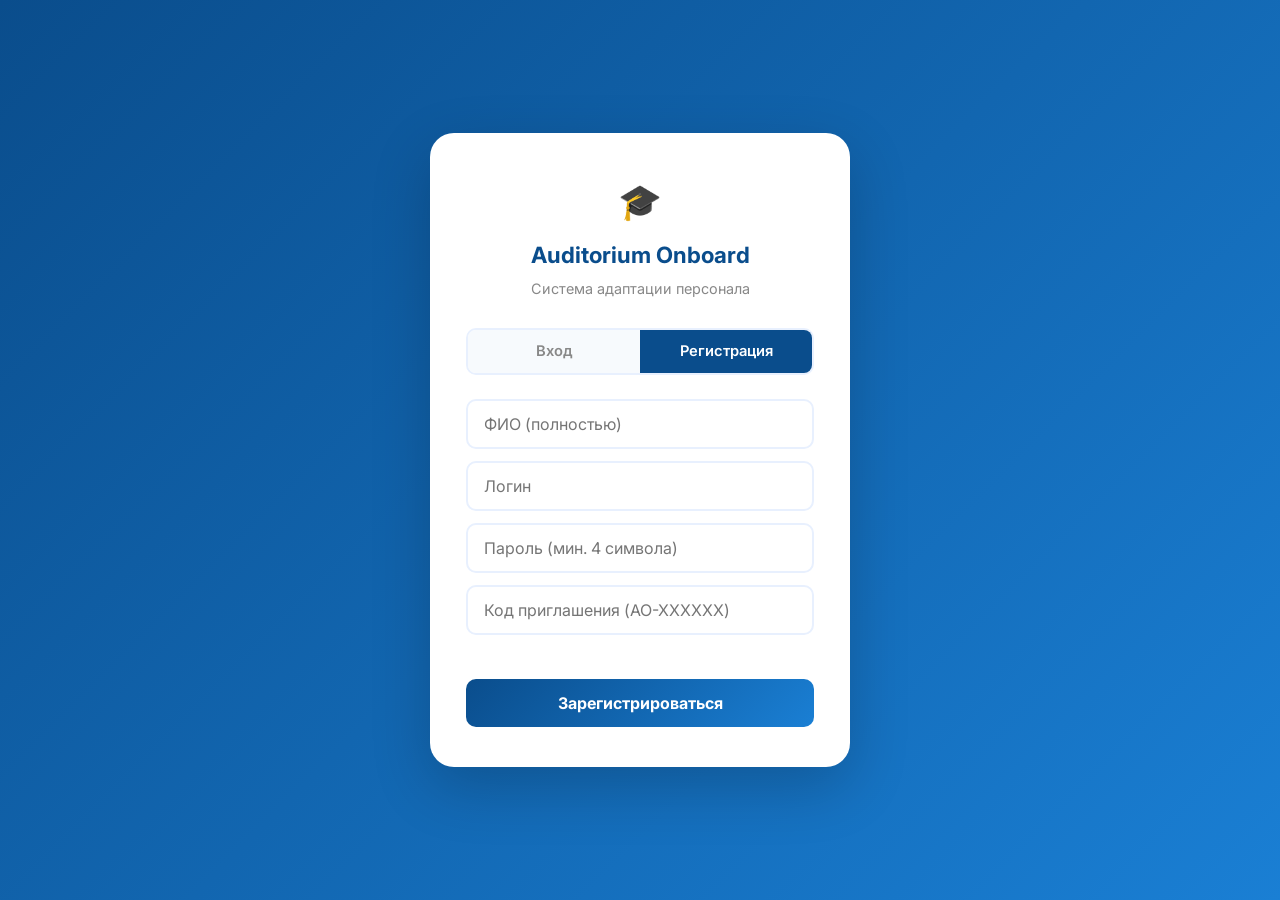
<file: index.html>
<!DOCTYPE html>
<html lang="ru">
<head>
  <meta charset="UTF-8">
  <meta name="viewport" content="width=device-width, initial-scale=1.0">
  <title>Auditorium Onboard</title>
  <link rel="icon" type="image/svg+xml" href="favicon.svg">
  <script>if(!localStorage.getItem('ao_session'))location.replace('login.html');</script>
  <link rel="stylesheet" href="style.css">
  <link rel="stylesheet" href="game.css?v=3">
  <style>
    .account-modal-overlay{display:none;position:fixed;inset:0;background:rgba(0,0,0,.45);z-index:200;align-items:center;justify-content:center}
    .account-modal-overlay.open{display:flex}
    .account-modal{background:#fff;border-radius:18px;padding:32px 28px;width:100%;max-width:400px;box-shadow:0 16px 48px rgba(0,0,0,.18)}
    .account-modal h3{color:#0a4d8c;font-size:1.2rem;margin:0 0 18px}
    .account-modal input,.account-modal select{width:100%;box-sizing:border-box;padding:11px 14px;border:2px solid #e8f0fe;border-radius:10px;font-size:.95rem;font-family:inherit;margin-bottom:10px;outline:none}
    .account-modal input:focus,.account-modal select:focus{border-color:#1a7fd4}
    .acc-btn{width:100%;padding:11px;border:none;border-radius:10px;font-size:.95rem;font-weight:700;cursor:pointer;margin-bottom:8px;transition:.15s}
    .acc-btn.primary{background:linear-gradient(135deg,#0a4d8c,#1a7fd4);color:#fff}
    .acc-btn.primary:hover{opacity:.9}
    .acc-btn.admin-link{background:#f0f7ff;color:#0a4d8c;border:2px solid #c7d7f0}
    .acc-btn.danger{background:#fff;color:#e74c3c;border:2px solid #e74c3c}
    .acc-btn.logout{background:#f5f5f5;color:#555}
    .acc-divider{border:none;border-top:1px solid #eee;margin:14px 0}
    .acc-msg{font-size:.85rem;color:#27ae60;text-align:center;min-height:18px;margin-bottom:4px}
    .hr-dashboard{background:#f0f7ff;border-radius:16px;padding:20px 24px;margin-bottom:24px}
    .hr-dashboard-header{display:flex;align-items:center;justify-content:space-between;margin-bottom:14px}
    .hr-dashboard-header h3{color:#0a4d8c;margin:0;font-size:1.05rem}
    .hr-refresh-btn{background:#e8f3ff;border:none;border-radius:10px;padding:6px 14px;font-size:.82rem;font-weight:700;color:#0a4d8c;cursor:pointer;transition:.15s;display:flex;align-items:center;gap:5px}
    .hr-refresh-btn:hover{background:#d0e8ff}
    .hr-refresh-btn.spinning span{display:inline-block;animation:spin .6s linear infinite}
    @keyframes spin{to{transform:rotate(360deg)}}
    .hr-last-updated{font-size:.75rem;color:#aaa;margin-top:6px;text-align:right}
    .hr-table{width:100%;border-collapse:collapse;font-size:.85rem}
    .hr-table th{background:#0a4d8c;color:#fff;padding:8px 10px;text-align:left;font-weight:600;white-space:nowrap}
    .hr-table td{padding:8px 10px;border-bottom:1px solid #dde8f5;vertical-align:middle}
    .hr-table tr:hover td{background:#e8f3ff}
    .hr-pbar{height:7px;background:#dde8f5;border-radius:4px;overflow:hidden;min-width:60px}
    .hr-pfill{height:100%;background:linear-gradient(90deg,#1a7fd4,#27ae60);border-radius:4px;transition:.3s}
    .hr-pfill.cr{background:linear-gradient(90deg,#9b59b6,#e74c3c)}
    .cr-badge-cell{font-size:.8rem;color:#555;white-space:nowrap}
    .cr-none{color:#ccc;font-size:.78rem;font-style:italic}
    .role-card.locked{opacity:.55;pointer-events:none;cursor:not-allowed}
    .role-card.locked .role-btn{background:#ccc;color:#888}
    .badges-section{margin:24px 0 8px}
    .badges-section-title{font-size:.85rem;color:#888;font-weight:700;text-transform:uppercase;letter-spacing:.04em;margin-bottom:10px}
    .badge-chip-date{font-size:.7rem;color:#aaa;display:block;margin-top:2px}
    #dayCounterWrap{margin-bottom:12px}
    .admin-card-meta{font-size:.8rem;color:#1a7fd4;font-weight:600;margin-bottom:4px;display:flex;align-items:center;gap:6px}
    .admin-card-meta .staff-count{background:#e8f3ff;border-radius:20px;padding:2px 9px;font-size:.78rem;color:#0a4d8c}
    .admin-card-empty{font-size:.82rem;color:#aaa;font-style:italic}
    .day-chip{display:inline-block;background:#e8f3ff;color:#0a4d8c;border-radius:20px;padding:2px 9px;font-size:.78rem;font-weight:700;white-space:nowrap}
    .custom-route-banner{display:none;background:linear-gradient(135deg,#0a4d8c,#1a7fd4);border-radius:18px;padding:22px 26px;margin-bottom:24px;color:#fff;text-decoration:none;transition:.15s;position:relative;overflow:hidden}
    .custom-route-banner:hover{opacity:.93;transform:translateY(-1px)}
    .custom-route-banner::before{content:'';position:absolute;right:-20px;top:-20px;width:100px;height:100px;background:rgba(255,255,255,.07);border-radius:50%}
    .crb-top{display:flex;align-items:center;gap:10px;margin-bottom:10px}
    .crb-badge{background:rgba(255,255,255,.2);border-radius:20px;padding:2px 10px;font-size:.75rem;font-weight:700;letter-spacing:.03em}
    .crb-title{font-size:1.15rem;font-weight:800;margin:0 0 4px}
    .crb-sub{font-size:.85rem;opacity:.8;margin:0 0 14px}
    .crb-prog-wrap{display:flex;align-items:center;gap:10px}
    .crb-pct{font-size:1.4rem;font-weight:800;min-width:46px}
    .crb-bar-wrap{flex:1}
    .crb-bar{height:7px;background:rgba(255,255,255,.25);border-radius:4px;overflow:hidden}
    .crb-fill{height:100%;background:#fff;border-radius:4px;transition:.4s}
    .crb-bar-label{font-size:.75rem;opacity:.7;margin-top:3px}
    .crb-arrow{position:absolute;right:22px;top:50%;transform:translateY(-50%);font-size:1.5rem;opacity:.6}
    .hr-table tr.admin-row td{background:#fff8e1;}
    .hr-table tr.admin-row:hover td{background:#fff3cd;}
  </style>
</head>
<body>

<div class="account-modal-overlay" id="accOverlay">
  <div class="account-modal">
    <h3>👤 Личный кабинет</h3>
    <input type="text" id="accFio" placeholder="ФИО">
    <input type="password" id="accPass" placeholder="Новый пароль (оставь пустым, если не менять)">
    <select id="accRole" style="display:none">
      <optgroup label="— Сотрудники —">
        <option value="producer">🎬 Продюсер</option>
        <option value="sales">📞 Менеджер по продажам</option>
        <option value="marketing">📣 Специалист по маркетингу</option>
      </optgroup>
      <optgroup label="— Администраторы —">
        <option value="hr">👩‍💼 HR-менеджер</option>
        <option value="ceo">👑 Генеральный директор</option>
        <option value="exec_dir">🏢 Исполнительный директор</option>
        <option value="ops_dir">⚙️ Операционный директор</option>
      </optgroup>
    </select>
    <div class="acc-msg" id="accMsg"></div>
    <button class="acc-btn primary" id="accSaveBtn">💾 Сохранить изменения</button>
    <button class="acc-btn admin-link" id="accAdminBtn" style="display:none" onclick="window.location.href='admin.html'">🛠️ Панель администратора</button>
    <hr class="acc-divider">
    <button class="acc-btn danger" onclick="confirmReset()">🗑️ Сбросить мой прогресс</button>
    <button class="acc-btn danger" onclick="confirmDeleteSelf()">❌ Удалить мой аккаунт</button>
    <button class="acc-btn logout" onclick="Auth.logout()">🚪 Выйти из аккаунта</button>
    <button class="acc-btn logout" onclick="closeAcc()" style="margin-top:4px">✕ Закрыть</button>
  </div>
</div>

<header>
  <div class="header-inner">
    <div class="logo"><span class="logo-icon">🎓</span> Auditorium Onboard</div>
    <div class="user-badge" onclick="openAcc()" style="cursor:pointer">
      <span id="headerUser">—</span>
      <span>⚙️</span>
    </div>
  </div>
</header>

<div class="main-wrap">
  <div class="welcome-block">
    <div>
      <h1 id="welcomeTitle">Привет! 👋</h1>
      <p id="welcomeSubtitle">Добро пожаловать в систему адаптации</p>
      <div id="dayCounterWrap"></div>
    </div>
    <div class="overall-progress">
      <div class="big-num" id="overallPct">0%</div>
      <div class="label" id="overallLabel">общий прогресс</div>
    </div>
  </div>

  <a href="custom_route.html" class="custom-route-banner" id="customRouteBanner">
    <div class="crb-top">
      <span id="crbIcon">🎯</span>
      <span class="crb-badge">👤 Индивидуальный маршрут</span>
    </div>
    <p class="crb-title" id="crbTitle">Мой маршрут</p>
    <p class="crb-sub" id="crbSub">Персональный план адаптации</p>
    <div class="crb-prog-wrap">
      <div class="crb-pct" id="crbPct">0%</div>
      <div class="crb-bar-wrap">
        <div class="crb-bar"><div class="crb-fill" id="crbFill" style="width:0%"></div></div>
        <div class="crb-bar-label" id="crbBarLabel">0 из 0 задач</div>
      </div>
    </div>
    <span class="crb-arrow">→</span>
  </a>

  <div class="badges-section" id="badgesSection" style="display:none">
    <div class="badges-section-title">🏅 Мои достижения</div>
    <div class="badges-panel" id="badgesPanel"></div>
  </div>

  <div class="hr-dashboard" id="hrDashboard" style="display:none">
    <div class="hr-dashboard-header">
      <h3>📊 Прогресс сотрудников</h3>
      <button class="hr-refresh-btn" id="hrRefreshBtn" onclick="refreshDashboard()">
        <span>🔄</span> Обновить
      </button>
    </div>
    <div style="overflow-x:auto">
      <table class="hr-table">
        <thead><tr>
          <th>ФИО</th>
          <th>Роль</th>
          <th>День</th>
          <th>Уровень</th>
          <th>Осн. маршрут</th>
          <th>XP осн.</th>
          <th>Инд. маршрут</th>
          <th>XP инд.</th>
        </tr></thead>
        <tbody id="hrTableBody"></tbody>
      </table>
    </div>
    <div class="hr-last-updated" id="hrLastUpdated"></div>
  </div>

  <div class="section-title">🗺️ Выбери маршрут</div>
  <div class="roles-grid" id="rolesGrid"></div>

  <div class="section-title">📌 Дополнительно</div>
  <div class="bottom-grid">
    <a href="knowledge.html" class="info-card">
      <div class="info-icon">📚</div>
      <div><h3>База знаний</h3><p>Шаблоны, чек-листы, инструкции и кейсы</p></div>
    </a>
    <a href="feedback.html" class="info-card">
      <div class="info-icon">💬</div>
      <div><h3>Обратная связь</h3><p>Контрольные точки, вопросы, пожелания</p></div>
    </a>
    <a href="team.html" class="info-card">
      <div class="info-icon">👥</div>
      <div><h3>Команда</h3><p>Кто есть кто и к кому обратиться</p></div>
    </a>
    <a href="quiz.html" class="info-card">
      <div class="info-icon">🧠</div>
      <div><h3>Квиз</h3><p>Проверь знания о компании и заработай XP</p></div>
    </a>
  </div>
</div>

<footer><p>ООО «Аудиториум СиДжи» · Система геймификации адаптации · 2026</p></footer>

<script src="db.js"></script>
<script src="auth.js"></script>
<script src="game.js?v=3"></script>
<script>
const PAGE_ADMIN_ROLES = ['hr','ceo','exec_dir','ops_dir'];
const ROLE_NAMES = {
  producer:'Продюсер', sales:'Менеджер по продажам', marketing:'Специалист по маркетингу',
  hr:'HR-менеджер', ceo:'Генеральный директор', exec_dir:'Исполнительный директор', ops_dir:'Операционный директор'
};

const ROLE_GREETING = {
  hr:       { subtitle: 'Панель HR — управление адаптацией',       badge: '👩‍💼 Режим HR-менеджера' },
  ceo:      { subtitle: 'Панель руководителя — обзор адаптации',   badge: '👑 Режим генерального директора' },
  exec_dir: { subtitle: 'Панель руководителя — обзор адаптации',   badge: '🏢 Режим исполнительного директора' },
  ops_dir:  { subtitle: 'Панель операционного управления',          badge: '⚙️ Режим операционного директора' }
};

const TASK_XP = {
  producer_l1_p1:10,producer_l1_p2:10,producer_l1_p3:10,producer_l1_p4:10,
  producer_l1_m1:8,producer_l1_m2:8,
  producer_l1_s1:5,producer_l1_s2:5,producer_l1_s3:5,
  producer_l2_p1:15,producer_l2_p2:15,producer_l2_p3:15,producer_l2_p4:15,producer_l2_p5:15,
  producer_l2_m1:8,producer_l2_m2:8,
  producer_l2_s1:5,producer_l2_s2:5,
  producer_l3_p1:25,producer_l3_p2:25,producer_l3_p3:25,producer_l3_p4:25,
  producer_l3_m1:8,
  producer_l3_s1:5,producer_l3_s2:5,
  sales_l1_p1:10,sales_l1_p2:10,sales_l1_p3:10,sales_l1_p4:10,
  sales_l1_m1:8,sales_l1_m2:8,
  sales_l1_s1:5,sales_l1_s2:5,sales_l1_s3:5,
  sales_l2_p1:15,sales_l2_p2:15,sales_l2_p3:15,sales_l2_p4:15,sales_l2_p5:15,
  sales_l2_m1:8,sales_l2_m2:8,
  sales_l2_s1:5,sales_l2_s2:5,
  sales_l3_p1:25,sales_l3_p2:25,sales_l3_p3:25,sales_l3_p4:25,
  sales_l3_m1:8,
  sales_l3_s1:5,sales_l3_s2:5,
  marketing_l1_p1:10,marketing_l1_p2:10,marketing_l1_p3:10,marketing_l1_p4:10,
  marketing_l1_m1:8,marketing_l1_m2:8,
  marketing_l1_s1:5,marketing_l1_s2:5,marketing_l1_s3:5,
  marketing_l2_p1:15,marketing_l2_p2:15,marketing_l2_p3:15,marketing_l2_p4:15,marketing_l2_p5:15,
  marketing_l2_m1:8,marketing_l2_m2:8,
  marketing_l2_s1:5,marketing_l2_s2:5,
  marketing_l3_p1:25,marketing_l3_p2:25,marketing_l3_p3:25,marketing_l3_p4:25,
  marketing_l3_m1:8,
  marketing_l3_s1:5,marketing_l3_s2:5
};
const MAX_XP = { producer:290, sales:290, marketing:290 };
const EMPLOYEE_ROLES = ['producer','sales','marketing'];
const ROLE_PREFIXES = ['producer_', 'sales_', 'marketing_'];

const FALLBACK_ROUTES = [
  { role:'producer',  icon:'🎬', title:'Продюсер',               subtitle:'Исследования, деловая программа, работа со спикерами', link:'producer.html',  order:1 },
  { role:'sales',     icon:'📞', title:'Менеджер по продажам',   subtitle:'CRM, звонки, сделки, работа с клиентами',             link:'sales.html',     order:2 },
  { role:'marketing', icon:'📣', title:'Специалист по маркетингу', subtitle:'Яндекс.Директ, контент-план, email, TG-канал',        link:'marketing.html', order:3 }
];

const BIN_ID  = '6a07317badc21f119aa526dd';
const API_KEY = '$2a$10$ztuK5lj5tKStjmGmDj8Pe.n.zb.iPHEiLM4Y6Zc6D.RbMWAejc.hC';
const BIN_URL = `https://api.jsonbin.io/v3/b/${BIN_ID}`;

const TQ_BIN_ID  = '6a0c18b56877513b27974e7e';
const TQ_API_KEY = '$2a$10$ztuK5lj5tKStjmGmDj8Pe.n.zb.iPHEiLM4Y6Zc6D.RbMWAejc.hC';
const TQ_URL     = `https://api.jsonbin.io/v3/b/${TQ_BIN_ID}`;

let _cachedCustomRoutes = [];

function esc(str){
  return String(str||'').replace(/&/g,'&amp;').replace(/</g,'&lt;').replace(/>/g,'&gt;').replace(/"/g,'&quot;');
}

function _loginFromKey(key){
  if(!key.startsWith('ao_p_')) return null;
  const body=key.slice(5);
  for(const prefix of ROLE_PREFIXES){
    const idx=body.indexOf('_'+prefix);
    if(idx!==-1) return body.slice(0,idx).toLowerCase();
  }
  return body.split('_')[0].toLowerCase();
}

function getXpLevel(xp,maxXp){
  const pct=maxXp?Math.round(xp/maxXp*100):0;
  if(pct>=59) return '🏆 Профи';
  if(pct>=24) return '🚀 Продвинутый';
  return '🌱 Новичок';
}

function calcProgress(userLogin,role){
  const prefix=role+'_';
  const keys=Object.keys(TASK_XP).filter(k=>k.startsWith(prefix));
  if(!keys.length) return{xp:0,maxXp:0,pct:0};
  let xp=0;
  keys.forEach(k=>{if(Auth.getCheckForUser(userLogin,k)) xp+=TASK_XP[k];});
  const maxXp=MAX_XP[role]||keys.reduce((s,k)=>s+TASK_XP[k],0);
  return{xp,maxXp,pct:Math.round(xp/maxXp*100)};
}

function crCloudKey(login, routeId, li, ti){ return `ao_p_${login}_cr_${routeId}_${li}_${ti}`; }
function crKey(routeId, li, ti){ return `ao_cr_${routeId}_${li}_${ti}`; }

function calcCRProgress(routeId, levels, forLogin){
  const myLogin = Auth.currentLogin();
  const useCloud = forLogin && forLogin !== myLogin;
  let done=0,total=0,xpEarned=0,xpTotal=0;
  (levels||[]).forEach((lv,li)=>{
    (lv.tasks||[]).forEach((_t,ti)=>{
      total++; xpTotal+=(_t.xp||0);
      const key = useCloud
        ? crCloudKey(forLogin, routeId, li, ti)
        : crKey(routeId, li, ti);
      if(localStorage.getItem(key)==='1'){done++;xpEarned+=(_t.xp||0);}
    });
  });
  return{done,total,xpEarned,xpTotal,pct:total?Math.round(done/total*100):0};
}

function syncCRToCloud(login, routeId, levels){
  if(!login||!routeId) return;
  (levels||[]).forEach((lv,li)=>{
    (lv.tasks||[]).forEach((_t,ti)=>{
      const localKey = crKey(routeId, li, ti);
      const cloudKey = crCloudKey(login, routeId, li, ti);
      const val = localStorage.getItem(localKey);
      if(val==='1') localStorage.setItem(cloudKey,'1');
      else localStorage.removeItem(cloudKey);
    });
  });
}

function getDayOnPlatform(userObj){
  const MIN=1577836800000;
  if(!userObj||!userObj.createdAt||userObj.createdAt<MIN) return null;
  return Math.max(1,Math.floor((Date.now()-userObj.createdAt)/86400000)+1);
}

async function renderCustomRouteBanner(){
  const banner=document.getElementById('customRouteBanner');
  if(!banner) return;

  if(Auth.isAdmin()){
    banner.style.display='none';
    try{
      const resp=await fetch(TQ_URL,{cache:'no-cache',headers:{'X-Master-Key':TQ_API_KEY,'X-Bin-Meta':'false'}});
      const d=await resp.json();
      _cachedCustomRoutes=Array.isArray(d.customRoutes)?d.customRoutes:[];
    }catch(e){}
    renderHrDashboard();
    return;
  }

  const login=Auth.currentLogin();
  const users=Auth.getUsers();
  const me=users[login];

  if(!me||!me.customRouteId){
    banner.style.display='none';
    renderOverallProgress();
    return;
  }

  try{
    const resp=await fetch(TQ_URL,{cache:'no-cache',headers:{'X-Master-Key':TQ_API_KEY,'X-Bin-Meta':'false'}});
    const d=await resp.json();
    _cachedCustomRoutes=Array.isArray(d.customRoutes)?d.customRoutes:[];
  }catch(e){}

  const route=_cachedCustomRoutes.find(r=>r.id===me.customRouteId)||null;
  if(!route){
    banner.style.display='none';
    renderOverallProgress();
    return;
  }

  syncCRToCloud(login, route.id, route.levels);

  const p=calcCRProgress(route.id,route.levels);
  document.getElementById('crbIcon').textContent  = route.icon||'🎯';
  document.getElementById('crbTitle').textContent = route.title;
  document.getElementById('crbSub').textContent   = route.subtitle||'Персональный план адаптации';
  document.getElementById('crbPct').textContent   = p.pct+'%';
  document.getElementById('crbFill').style.width  = p.pct+'%';
  document.getElementById('crbBarLabel').textContent=`${p.done} из ${p.total} задач`;
  banner.style.display='block';

  renderOverallProgress();
}

function reloadFromCloud(){
  return fetch(BIN_URL,{cache:'no-cache',headers:{'X-Master-Key':API_KEY,'X-Bin-Meta':'false'}})
    .then(r=>r.ok?r.json():null)
    .then(cloud=>{
      if(!cloud) return;
      let users=JSON.parse(localStorage.getItem('ao_users')||'{}');
      if(cloud.users&&Object.keys(cloud.users).length>0){
        const norm={};
        Object.entries(cloud.users).forEach(([l,u])=>{norm[l.toLowerCase()]=u;});
        localStorage.setItem('ao_users',JSON.stringify(norm));
        users=norm;
      }
      for(let i=localStorage.length-1;i>=0;i--){
        const k=localStorage.key(i);
        if(!k||!k.startsWith('ao_p_')) continue;
        const login=_loginFromKey(k);
        const u=login?users[login]:null;
        if(u&&u.progressResetAt) localStorage.removeItem(k);
      }
      if(cloud.progress&&typeof cloud.progress==='object'){
        Object.keys(cloud.progress).forEach(k=>{
          if(!k.startsWith('ao_p_')) return;
          const login=_loginFromKey(k);
          const u=login?users[login]:null;
          if(u&&u.progressResetAt) return;
          localStorage.setItem(k,cloud.progress[k]);
        });
      }
    })
    .catch(()=>{});
}

function refreshDashboard(){
  const btn=document.getElementById('hrRefreshBtn');
  if(btn) btn.classList.add('spinning');
  reloadFromCloud().then(async ()=>{
    try{
      const resp=await fetch(TQ_URL,{cache:'no-cache',headers:{'X-Master-Key':TQ_API_KEY,'X-Bin-Meta':'false'}});
      const d=await resp.json();
      _cachedCustomRoutes=Array.isArray(d.customRoutes)?d.customRoutes:[];
    }catch(e){}
    renderHrDashboard();
    renderOverallProgress();
    if(btn){
      btn.classList.remove('spinning');
      const upd=document.getElementById('hrLastUpdated');
      if(upd) upd.textContent='Обновлено: '+new Date().toLocaleTimeString('ru-RU');
    }
  });
}

function openAcc(){
  const u=Auth.current();if(!u) return;
  document.getElementById('accFio').value=u.fio;
  document.getElementById('accPass').value='';
  document.getElementById('accMsg').textContent='';
  const rs=document.getElementById('accRole');
  if(Auth.isAdmin()){rs.style.display='block';rs.value=u.role;}else rs.style.display='none';
  document.getElementById('accAdminBtn').style.display=Auth.isAdmin()?'block':'none';
  document.getElementById('accOverlay').classList.add('open');
}
function closeAcc(){document.getElementById('accOverlay').classList.remove('open');}

document.getElementById('accSaveBtn').addEventListener('click',function(){
  const fio=document.getElementById('accFio').value.trim();
  const pass=document.getElementById('accPass').value;
  const msg=document.getElementById('accMsg');
  if(!fio){msg.style.color='#e74c3c';msg.textContent='ФИО не может быть пустым';return;}
  if(pass&&pass.length<4){msg.style.color='#e74c3c';msg.textContent='Пароль минимум 4 символа';return;}
  Auth.update(fio,pass||null);
  if(Auth.isAdmin()) Auth.updateRole(document.getElementById('accRole').value);
  msg.style.color='#27ae60';msg.textContent='✅ Сохранено!';
  updateUI();
  setTimeout(()=>{msg.textContent='';closeAcc();},1200);
});

function confirmReset(){
  if(!confirm('Сбросить весь твой прогресс? Это нельзя отменить.')) return;
  closeAcc();
  Auth.resetProgress();
  setTimeout(()=>window.location.reload(),1500);
}
function confirmDeleteSelf(){
  if(!confirm('Удалить свой аккаунт? Это нельзя отменить!')) return;
  Auth.deleteSelf();
}

// FIX 1: renderHrDashboard — показываем ВСЕХ пользователей платформы,
// не только тех, у кого роль входит в EMPLOYEE_ROLES.
// Исключаем только чистых администраторов (без adminRouteRole) и самого текущего пользователя
// (он добавляется отдельно, чтобы выделить строку «вы»).
function renderHrDashboard(){
  const tbody=document.getElementById('hrTableBody');
  const users=Auth.getUsers();
  const myLogin=Auth.currentLogin();
  const ADMIN_ROLES_SET = new Set(['hr','ceo','exec_dir','ops_dir']);

  // Все пользователи кроме текущего; чистых администраторов (без маршрута) скрываем
  const employees=Object.entries(users).filter(([login, u])=>{
    if(login === myLogin) return false; // текущий пользователь добавляется отдельно
    const role = (u.role || '').toLowerCase();
    if(ADMIN_ROLES_SET.has(role) && !u.adminRouteRole) return false;
    return true;
  });

  // Строим строки
  let rows=employees.sort((a,b)=>a[1].fio.localeCompare(b[1].fio)).map(([login,u])=>buildTableRow(login,u,false));

  // Если текущий admin проходил маршрут — добавляем его строку наверх
  const me=users[myLogin];
  if(me && me.adminRouteRole && EMPLOYEE_ROLES.includes(me.adminRouteRole)){
    rows=[buildTableRow(myLogin,me,true),...rows];
  }

  if(!rows.length){
    tbody.innerHTML='<tr><td colspan="8" style="color:#aaa;text-align:center;padding:16px">Нет зарегистрированных сотрудников</td></tr>';
    return;
  }
  tbody.innerHTML=rows.join('');
}

// Вспомогательная функция — строит <tr> для одного пользователя.
function buildTableRow(login,u,isAdminSelf){
  const role=isAdminSelf ? u.adminRouteRole : u.role;
  const base=calcProgress(login,role);
  const basePct=base.pct;
  let crHtml='<span class="cr-none">не назначен</span>';
  let crXpHtml='<span class="cr-none">—</span>';
  if(u.customRouteId&&_cachedCustomRoutes.length){
    const cr=_cachedCustomRoutes.find(r=>r.id===u.customRouteId);
    if(cr){
      const crp=calcCRProgress(cr.id,cr.levels,login);
      crHtml=`<div style="display:flex;align-items:center;gap:6px">
        <div class="hr-pbar" style="min-width:70px"><div class="hr-pfill cr" style="width:${crp.pct}%"></div></div>
        <span style="font-size:.78rem;color:#555">${crp.pct}%</span>
      </div>
      <div style="font-size:.72rem;color:#888;margin-top:2px">${esc(cr.title)}</div>`;
      crXpHtml=`${crp.xpEarned}/${crp.xpTotal} XP`;
    }
  }
  const day=getDayOnPlatform(u);
  const dayCell=day?`<span class="day-chip">📅 День ${day}</span>`:'<span style="color:#ccc;font-size:.8rem">—</span>';
  const fioLink=isAdminSelf
    ? `<span style="color:#c0392b;font-weight:700">${esc(u.fio)} <span style="font-size:.75rem;background:#fff3cd;padding:1px 6px;border-radius:8px;color:#7a5800">вы</span></span>`
    : `<a href="${esc(role)}.html?view=${esc(login)}" style="color:#0a4d8c;font-weight:600;text-decoration:none">${esc(u.fio)}</a>`;
  const roleLabel=isAdminSelf
    ? `${ROLE_NAMES[role]||role} <span style="font-size:.72rem;color:#aaa">(маршрут)</span>`
    : (ROLE_NAMES[u.role]||u.role);
  return `<tr class="${isAdminSelf?'admin-row':''}">
    <td>${fioLink}</td>
    <td>${roleLabel}</td>
    <td>${dayCell}</td>
    <td>${getXpLevel(base.xp,base.maxXp)}</td>
    <td>
      <div style="display:flex;align-items:center;gap:6px">
        <div class="hr-pbar"><div class="hr-pfill" style="width:${basePct}%"></div></div>
        <span style="font-size:.78rem;color:#555">${basePct}%</span>
      </div>
    </td>
    <td style="white-space:nowrap">${base.xp}/${base.maxXp} XP</td>
    <td class="cr-badge-cell">${crHtml}</td>
    <td style="white-space:nowrap;color:#9b59b6;font-weight:600">${crXpHtml}</td>
  </tr>`;
}

function renderOverallProgress(){
  const u=Auth.current(),myLogin=Auth.currentLogin(),isAdmin=Auth.isAdmin();
  if(isAdmin){
    const emp=Object.entries(Auth.getUsers()).filter(([,su])=>EMPLOYEE_ROLES.includes(su.role));
    if(!emp.length){document.getElementById('overallPct').textContent='—';document.getElementById('overallLabel').textContent='нет сотрудников';return;}
    const avg=Math.round(emp.reduce((s,[l,su])=>s+calcProgress(l,su.role).pct,0)/emp.length);
    document.getElementById('overallPct').textContent=avg+'%';
    document.getElementById('overallLabel').textContent='средний прогресс команды';
  }else if(u&&MAX_XP[u.role]){
    const base=calcProgress(myLogin,u.role);
    document.getElementById('overallPct').textContent=base.pct+'%';
    document.getElementById('overallLabel').textContent='твой прогресс';
  }else{
    document.getElementById('overallPct').textContent='—';
    document.getElementById('overallLabel').textContent='общий прогресс';
  }
}

function renderDayCounter(){
  const wrap=document.getElementById('dayCounterWrap');
  wrap.innerHTML='';
  const u=Auth.current();if(!u) return;
  const MIN=1577836800000;
  if(!u.createdAt||u.createdAt<MIN){
    const users=Auth.getUsers(),login=Auth.currentLogin();
    if(users[login]){users[login].createdAt=Date.now();Auth.saveUsers(users);u.createdAt=users[login].createdAt;}
  }
  const days=getDayOnPlatform(u)||1;

  if(Auth.isAdmin()){
    const roleInfo = ROLE_GREETING[u.role] || { badge: '👩‍💼 Режим администратора' };
    wrap.innerHTML=`<div style="font-size:.9rem;color:#1a7fd4;font-weight:600">${roleInfo.badge}</div>`;
  } else {
    wrap.innerHTML=`<div style="font-size:.9rem;color:#1a7fd4;font-weight:600">📅 День адаптации: <strong>${days}</strong></div>`;
  }
}

// FIX 2: buildRouteCards — прогресс всегда отображается на карточках.
// Для администратора: показываем количество сотрудников и средний % даже если сотрудников 0.
// Для сотрудника со своим маршрутом: показываем XP и %.
// Для заблокированных карточек: явно показываем 0%.
function buildRouteCards(routes){
  const grid=document.getElementById('rolesGrid');
  if(!grid) return;
  const u=Auth.current(),myLogin=Auth.currentLogin(),isAdmin=Auth.isAdmin(),users=Auth.getUsers();
  grid.innerHTML='';
  routes.sort((a,b)=>(Number(a.order)||999)-(Number(b.order)||999)).forEach(route=>{
    const role=route.role||'';
    const isMyRole=u&&u.role===role;
    const isEmployee=EMPLOYEE_ROLES.includes(u&&u.role);
    const locked=!isAdmin&&isEmployee&&!isMyRole;
    const p=isMyRole?calcProgress(myLogin,role):{xp:0,maxXp:0,pct:0};
    let metaHtml='',progText='—',progPct=0;
    if(isAdmin){
      // FIX: всегда показываем счётчик сотрудников и прогресс, даже если 0 человек
      const staff=Object.entries(users).filter(([,su])=>su.role===role);
      const avg=staff.length
        ? Math.round(staff.reduce((s,[l])=>s+calcProgress(l,role).pct,0)/staff.length)
        : 0;
      metaHtml=`<div class="admin-card-meta"><span class="staff-count">👤 ${staff.length} чел.</span></div>`;
      progText=staff.length ? avg+'% (ср.)' : '0%';
      progPct=avg;
    }else if(isMyRole){
      // FIX: прогресс сотрудника по своему маршруту
      progText=p.xp+' XP · '+p.pct+'%';
      progPct=p.pct;
    }else if(isEmployee){
      // Заблокированный маршрут — показываем 0 явно
      progText='0 XP · 0%';
      progPct=0;
    }
    const card=document.createElement('a');
    card.href=locked?'#':esc(route.link||'#');
    card.className='role-card'+(locked?' locked':'');
    card.innerHTML=`
      <div class="role-icon">${esc(route.icon||'🗺️')}</div>
      <h2>${esc(route.title||'Маршрут')}</h2>
      <p class="role-desc">${esc(route.subtitle||'')}</p>
      ${metaHtml}
      <div class="progress-wrap">
        <div class="progress-label"><span>Прогресс</span><span>${progText}</span></div>
        <div class="progress-bar"><div class="progress-fill" style="width:${progPct}%"></div></div>
      </div>
      <span class="role-btn">Открыть маршрут →</span>
    `;
    grid.appendChild(card);
  });
}

function renderRoutes(){
  buildRouteCards(FALLBACK_ROUTES);
  fetch(TQ_URL,{cache:'no-cache',headers:{'X-Master-Key':TQ_API_KEY,'X-Bin-Meta':'false'}})
    .then(r=>r.json())
    .then(d=>{if(Array.isArray(d.routes)&&d.routes.length) buildRouteCards(d.routes);})
    .catch(()=>{});
}

function renderBadges(){
  const u=Auth.current();
  if(!u||Auth.isAdmin()){document.getElementById('badgesSection').style.display='none';return;}
  const myLogin=Auth.currentLogin();
  const section=document.getElementById('badgesSection');
  const panel=document.getElementById('badgesPanel');
  const all=Game.getAllBadges(myLogin);
  if(!all.some(b=>b.earned)){section.style.display='none';return;}
  section.style.display='block';
  panel.innerHTML=all.map(b=>{
    const when=b.earnedAt?new Date(b.earnedAt).toLocaleDateString('ru-RU'):'';
    return `<div class="badge-chip ${b.earned?'earned':'locked'}" title="${b.desc}${when?' · получен '+when:''}">
      <span class="badge-chip-icon">${b.icon}</span>
      <span class="badge-chip-label">${b.name}</span>
      ${b.earned&&when?`<span class="badge-chip-date">${when}</span>`:''}
    </div>`;
  }).join('');
}

function updateUI(){
  const u=Auth.current();if(!u) return;
  document.getElementById('headerUser').textContent=u.fio.split(' ')[0];
  document.getElementById('welcomeTitle').textContent='Привет, '+u.fio.split(' ')[0]+'! 👋';
  if(Auth.isAdmin()){
    const roleInfo = ROLE_GREETING[u.role] || { subtitle: 'Панель администратора — управление адаптацией' };
    document.getElementById('welcomeSubtitle').textContent = roleInfo.subtitle;
  } else {
    document.getElementById('welcomeSubtitle').textContent = 'Добро пожаловать в систему адаптации';
  }
  renderDayCounter();
  if(Auth.isAdmin()) renderOverallProgress();
  renderBadges();
  const hrDash=document.getElementById('hrDashboard');
  if(Auth.isAdmin()){hrDash.style.display='block';}else hrDash.style.display='none';
}

window.onload=function(){
  if(!Auth.requireAuth()) return;
  DB.ready.then(()=>{
    updateUI();
    renderRoutes();
    renderCustomRouteBanner();
    if(Auth.isAdmin()){
      setInterval(()=>{
        reloadFromCloud().then(async ()=>{
          try{
            const resp=await fetch(TQ_URL,{cache:'no-cache',headers:{'X-Master-Key':TQ_API_KEY,'X-Bin-Meta':'false'}});
            const d=await resp.json();
            _cachedCustomRoutes=Array.isArray(d.customRoutes)?d.customRoutes:[];
          }catch(e){}
          renderHrDashboard();
          renderOverallProgress();
          const upd=document.getElementById('hrLastUpdated');
          if(upd) upd.textContent='Обновлено: '+new Date().toLocaleTimeString('ru-RU');
        });
      },30000);
    }
  });
};
</script>
</body>
</html>
</file>
<file: style.css>
/* ===== ШРИФТЫ (группа Helios / Helvetica Neue) ===== */
@import url('https://fonts.googleapis.com/css2?family=Inter:wght@300;400;500;600;700&display=swap');

* { margin: 0; padding: 0; box-sizing: border-box; }

:root {
  --blue-dark:   #0a4d8c;
  --blue-main:   #1a7fd4;
  --blue-light:  #e8f4fd;
  --blue-mid:    #cce7f8;
  --white:       #ffffff;
  --gray-light:  #f7fafd;
  --gray-text:   #4a5568;
  --gray-border: #d1e8f5;
  --green:       #27ae60;
  --orange:      #f39c12;
  --red:         #e74c3c;
  --radius:      14px;
  --shadow:      0 4px 24px rgba(26,127,212,0.10);
  --shadow-lg:   0 8px 40px rgba(26,127,212,0.16);
}

body {
  font-family: 'Helvetica Neue', 'Inter', Arial, sans-serif;
  background: var(--gray-light);
  color: #1a2a3a;
  line-height: 1.6;
  min-height: 100vh;
}

a { text-decoration: none; color: inherit; }

/* ===== HEADER ===== */
header {
  background: linear-gradient(135deg, var(--blue-dark) 0%, var(--blue-main) 100%);
  color: white;
  padding: 0;
}

.header-inner {
  max-width: 1100px;
  margin: 0 auto;
  padding: 16px 32px;
  display: flex;
  align-items: center;
  justify-content: space-between;
  gap: 12px;
}

.logo {
  font-size: 1.3rem;
  font-weight: 700;
  letter-spacing: 0.5px;
  display: flex;
  align-items: center;
  gap: 10px;
  flex-shrink: 0;
}

.logo-icon { font-size: 1.5rem; }

.header-right {
  display: flex;
  align-items: center;
  gap: 10px;
  flex-wrap: wrap;
  justify-content: flex-end;
}

.user-badge {
  background: rgba(255,255,255,0.15);
  border: 1px solid rgba(255,255,255,0.25);
  padding: 7px 16px;
  border-radius: 24px;
  font-size: 0.88rem;
  font-weight: 500;
  display: flex;
  align-items: center;
  gap: 8px;
  white-space: nowrap;
}

.logout-btn {
  display: flex;
  align-items: center;
  gap: 6px;
  background: rgba(255,255,255,0.12);
  border: 1px solid rgba(255,255,255,0.3);
  color: white;
  padding: 7px 14px;
  border-radius: 24px;
  font-size: 0.85rem;
  font-weight: 600;
  cursor: pointer;
  transition: background 0.2s, transform 0.1s;
  font-family: inherit;
  white-space: nowrap;
}

.logout-btn:hover {
  background: rgba(231,76,60,0.75);
  border-color: rgba(231,76,60,0.5);
  transform: translateY(-1px);
}

.logout-btn:active { transform: translateY(0); }

/* ===== МОДАЛЬНОЕ ОКНО ВХОДА ===== */
.modal-overlay {
  display: none;
  position: fixed;
  inset: 0;
  background: rgba(10,77,140,0.55);
  backdrop-filter: blur(4px);
  z-index: 1000;
  align-items: center;
  justify-content: center;
}

.modal-overlay.active { display: flex; }

.modal {
  background: white;
  border-radius: 20px;
  padding: 40px;
  width: 90%;
  max-width: 440px;
  box-shadow: var(--shadow-lg);
  text-align: center;
}

.modal h2 {
  font-size: 1.5rem;
  color: var(--blue-dark);
  margin-bottom: 8px;
}

.modal p {
  color: var(--gray-text);
  margin-bottom: 28px;
  font-size: 0.95rem;
}

.modal input, .modal select {
  width: 100%;
  padding: 13px 16px;
  border: 2px solid var(--gray-border);
  border-radius: 10px;
  font-size: 1rem;
  font-family: inherit;
  margin-bottom: 14px;
  outline: none;
  transition: border-color 0.2s;
  background: var(--gray-light);
}

.modal input:focus, .modal select:focus { border-color: var(--blue-main); }

.modal-btn {
  width: 100%;
  padding: 14px;
  background: var(--blue-main);
  color: white;
  border: none;
  border-radius: 10px;
  font-size: 1rem;
  font-weight: 700;
  cursor: pointer;
  font-family: inherit;
  transition: background 0.2s, transform 0.1s;
  margin-top: 6px;
}

.modal-btn:hover { background: var(--blue-dark); transform: translateY(-1px); }

/* ===== ГЛАВНАЯ: ДАШБОРД ===== */
.main-wrap {
  max-width: 1100px;
  margin: 0 auto;
  padding: 36px 24px;
}

.welcome-block {
  background: linear-gradient(135deg, var(--blue-main), var(--blue-dark));
  color: white;
  border-radius: var(--radius);
  padding: 32px 36px;
  margin-bottom: 32px;
  display: flex;
  align-items: center;
  justify-content: space-between;
  flex-wrap: wrap;
  gap: 20px;
}

.welcome-block h1 { font-size: 1.7rem; margin-bottom: 6px; }
.welcome-block p { opacity: 0.85; font-size: 1rem; }

.overall-progress {
  background: rgba(255,255,255,0.15);
  border-radius: 12px;
  padding: 20px 28px;
  text-align: center;
  min-width: 160px;
}

.overall-progress .big-num {
  font-size: 2.2rem;
  font-weight: 700;
}

.overall-progress .label {
  font-size: 0.82rem;
  opacity: 0.8;
}

/* ===== КАРТОЧКИ РОЛЕЙ ===== */
.section-title {
  font-size: 1.1rem;
  font-weight: 700;
  color: var(--blue-dark);
  margin-bottom: 18px;
  display: flex;
  align-items: center;
  gap: 8px;
}

.roles-grid {
  display: grid;
  grid-template-columns: repeat(auto-fit, minmax(300px, 1fr));
  gap: 22px;
  margin-bottom: 32px;
}

.role-card {
  background: white;
  border-radius: var(--radius);
  padding: 28px;
  box-shadow: var(--shadow);
  border-top: 4px solid var(--blue-main);
  cursor: pointer;
  transition: transform 0.2s, box-shadow 0.2s;
  display: block;
}

.role-card:hover {
  transform: translateY(-5px);
  box-shadow: var(--shadow-lg);
}

.role-icon { font-size: 2.4rem; margin-bottom: 14px; }

.role-card h2 {
  font-size: 1.15rem;
  color: var(--blue-dark);
  margin-bottom: 6px;
}

.role-card .role-desc {
  font-size: 0.88rem;
  color: var(--gray-text);
  margin-bottom: 18px;
}

/* ===== ПРОГРЕСС-БАР ===== */
.progress-wrap { margin-bottom: 16px; }

.progress-label {
  display: flex;
  justify-content: space-between;
  font-size: 0.82rem;
  color: var(--gray-text);
  margin-bottom: 6px;
}

.progress-bar {
  height: 8px;
  background: var(--blue-mid);
  border-radius: 8px;
  overflow: hidden;
}

/* Анимация прогресс-бара при загрузке */
@keyframes progressGrow {
  from { width: 0% !important; }
  to   { width: var(--target-width); }
}

.progress-fill {
  height: 100%;
  background: linear-gradient(90deg, var(--blue-main), var(--blue-dark));
  border-radius: 8px;
  width: 0%;
  transition: width 0.6s ease;
  animation: progressGrow 1s cubic-bezier(0.22, 1, 0.36, 1) forwards;
}

.progress-fill.animated {
  animation: progressGrow 1.1s cubic-bezier(0.22, 1, 0.36, 1) forwards;
}

/* Анимация мини-баров в HR-дашборде */
@keyframes miniProgressGrow {
  from { width: 0% !important; }
}

.progress-mini-fill {
  height: 100%;
  border-radius: 6px;
  background: linear-gradient(90deg, #1a7fd4, #27ae60);
  animation: miniProgressGrow 1s cubic-bezier(0.22, 1, 0.36, 1) forwards;
  transition: width 0.6s ease;
}

.role-btn {
  display: inline-block;
  background: var(--blue-light);
  color: var(--blue-dark);
  padding: 9px 20px;
  border-radius: 20px;
  font-size: 0.88rem;
  font-weight: 600;
  transition: background 0.2s, color 0.2s;
}

.role-card:hover .role-btn {
  background: var(--blue-main);
  color: white;
}

/* ===== НИЖНИЕ КАРТОЧКИ ===== */
.bottom-grid {
  display: grid;
  grid-template-columns: repeat(auto-fit, minmax(260px, 1fr));
  gap: 20px;
}

.info-card {
  background: white;
  border-radius: var(--radius);
  padding: 24px;
  box-shadow: var(--shadow);
  display: flex;
  align-items: center;
  gap: 18px;
  cursor: pointer;
  transition: transform 0.2s, box-shadow 0.2s;
  border-left: 4px solid var(--blue-light);
}

.info-card:hover {
  transform: translateY(-3px);
  box-shadow: var(--shadow-lg);
  border-left-color: var(--blue-main);
}

.info-icon { font-size: 2rem; }

.info-card h3 {
  font-size: 1rem;
  color: var(--blue-dark);
  margin-bottom: 4px;
}

.info-card p { font-size: 0.85rem; color: var(--gray-text); }

/* ===== FOOTER ===== */
footer {
  background: var(--blue-dark);
  color: rgba(255,255,255,0.5);
  text-align: center;
  padding: 18px;
  font-size: 0.82rem;
  margin-top: 40px;
}

/* ===== СТРАНИЦЫ МАРШРУТОВ ===== */
.back-link {
  display: inline-flex;
  align-items: center;
  gap: 6px;
  margin: 24px 32px 0;
  color: var(--blue-main);
  font-weight: 600;
  font-size: 0.92rem;
  transition: color 0.2s;
}

.back-link:hover { color: var(--blue-dark); }

.route-header {
  background: linear-gradient(135deg, var(--blue-dark), var(--blue-main));
  color: white;
  padding: 36px 40px;
  text-align: center;
}

.route-header h1 { font-size: 1.8rem; margin-bottom: 8px; }
.route-header p { opacity: 0.85; font-size: 1rem; }

.route-progress-bar {
  background: rgba(255,255,255,0.2);
  height: 10px;
  border-radius: 8px;
  margin-top: 20px;
  overflow: hidden;
  max-width: 500px;
  margin-left: auto;
  margin-right: auto;
}

.route-progress-fill {
  height: 100%;
  background: white;
  border-radius: 8px;
  width: 0%;
  animation: progressGrow 1.2s cubic-bezier(0.22, 1, 0.36, 1) forwards;
}

.route-progress-label {
  font-size: 0.85rem;
  opacity: 0.8;
  margin-top: 8px;
}

/* ===== УРОВНИ ===== */
.levels-wrap {
  max-width: 860px;
  margin: 36px auto;
  padding: 0 24px;
  display: flex;
  flex-direction: column;
  gap: 28px;
}

.level-card {
  background: white;
  border-radius: var(--radius);
  box-shadow: var(--shadow);
  overflow: hidden;
}

.level-header {
  padding: 20px 28px;
  display: flex;
  align-items: center;
  justify-content: space-between;
  border-bottom: 1px solid var(--gray-border);
  cursor: pointer;
  user-select: none;
}

.level-header.l1 { border-left: 5px solid var(--blue-main); }
.level-header.l2 { border-left: 5px solid var(--orange); }
.level-header.l3 { border-left: 5px solid var(--green); }

.level-title-wrap { display: flex; align-items: center; gap: 12px; }

.badge {
  padding: 4px 12px;
  border-radius: 20px;
  font-size: 0.78rem;
  font-weight: 700;
  text-transform: uppercase;
  letter-spacing: 0.5px;
}

.badge.l1 { background: var(--blue-light); color: var(--blue-dark); }
.badge.l2 { background: #fef3e2; color: #c0730a; }
.badge.l3 { background: #eafaf1; color: #1e8449; }

.level-name { font-size: 1.1rem; font-weight: 700; color: var(--blue-dark); }
.level-days { font-size: 0.85rem; color: var(--gray-text); }

.level-chevron {
  font-size: 1.2rem;
  color: var(--gray-text);
  transition: transform 0.2s;
}

.level-chevron.open { transform: rotate(180deg); }

.level-body {
  padding: 24px 28px;
  display: none;
}

.level-body.open { display: block; }

/* ===== ЧЕКЛИСТЫ ===== */
.task-section { margin-bottom: 22px; }

.task-section-title {
  font-size: 0.9rem;
  font-weight: 700;
  color: var(--gray-text);
  margin-bottom: 12px;
  display: flex;
  align-items: center;
  gap: 6px;
  text-transform: uppercase;
  letter-spacing: 0.5px;
}

.checklist { list-style: none; display: flex; flex-direction: column; gap: 8px; }

.checklist li {
  display: flex;
  align-items: flex-start;
  gap: 10px;
  font-size: 0.93rem;
  color: #2d3748;
  cursor: pointer;
  padding: 8px 12px;
  border-radius: 8px;
  transition: background 0.15s;
}

.checklist li:hover { background: var(--blue-light); }

.checklist li input[type="checkbox"] {
  width: 18px;
  height: 18px;
  min-width: 18px;
  accent-color: var(--blue-main);
  cursor: pointer;
  margin-top: 1px;
}

.checklist li.checked {
  text-decoration: line-through;
  color: #a0aec0;
}

/* ===== КОНТРОЛЬНАЯ ТОЧКА ===== */
.checkpoint {
  background: var(--blue-light);
  border-left: 4px solid var(--blue-main);
  border-radius: 0 10px 10px 0;
  padding: 16px 20px;
  margin-top: 20px;
  font-size: 0.92rem;
  color: var(--blue-dark);
}

.checkpoint strong { display: block; font-size: 0.95rem; margin-bottom: 4px; }

/* ===== ТРОФЕИ ===== */
.trophy-block {
  display: none;
  background: linear-gradient(135deg, var(--blue-main), var(--blue-dark));
  color: white;
  border-radius: 12px;
  padding: 20px 24px;
  margin-top: 20px;
  text-align: center;
  animation: pop 0.4s ease;
}

.trophy-block.visible { display: block; }
.trophy-icon { font-size: 2.5rem; margin-bottom: 8px; }
.trophy-text { font-size: 1rem; font-weight: 600; }

@keyframes pop {
  0% { transform: scale(0.8); opacity: 0; }
  70% { transform: scale(1.05); }
  100% { transform: scale(1); opacity: 1; }
}

/* ===== БАЗА ЗНАНИЙ ===== */
.knowledge-wrap {
  max-width: 1000px;
  margin: 36px auto;
  padding: 0 24px;
}

.knowledge-grid {
  display: grid;
  grid-template-columns: repeat(auto-fit, minmax(260px, 1fr));
  gap: 20px;
}

.knowledge-card {
  background: white;
  border-radius: var(--radius);
  padding: 24px;
  box-shadow: var(--shadow);
  border-top: 4px solid var(--blue-main);
}

.knowledge-card h3 {
  font-size: 1rem;
  color: var(--blue-dark);
  margin-bottom: 14px;
  display: flex;
  align-items: center;
  gap: 8px;
}

.knowledge-card ul { list-style: none; display: flex; flex-direction: column; gap: 8px; }

.knowledge-card ul li {
  font-size: 0.9rem;
  color: var(--gray-text);
  padding: 7px 10px;
  border-radius: 8px;
  background: var(--gray-light);
  display: flex;
  align-items: center;
  gap: 6px;
}

/* ===== ОБРАТНАЯ СВЯЗЬ ===== */
.feedback-wrap {
  max-width: 600px;
  margin: 60px auto;
  padding: 0 24px;
  text-align: center;
}

.feedback-btn {
  display: inline-block;
  background: var(--blue-main);
  color: white;
  padding: 15px 40px;
  border-radius: 30px;
  font-size: 1rem;
  font-weight: 700;
  transition: background 0.2s, transform 0.1s;
  font-family: inherit;
}

.feedback-btn:hover { background: var(--blue-dark); transform: translateY(-2px); }

/* ===== АДАПТИВ ===== */
@media (max-width: 600px) {
  .header-inner {
    flex-direction: row;
    flex-wrap: wrap;
    padding: 14px 16px;
    gap: 8px;
  }
  .logo { font-size: 1.1rem; }
  .logo-icon { font-size: 1.3rem; }
  .header-right { gap: 6px; }
  .user-badge { font-size: 0.78rem; padding: 6px 10px; }
  .logout-btn { font-size: 0.78rem; padding: 6px 10px; }
  .welcome-block { flex-direction: column; text-align: center; }
  .main-wrap { padding: 20px 16px; }
  .back-link { margin: 16px 20px 0; }
  .route-header { padding: 28px 20px; }
  .route-header h1 { font-size: 1.4rem; }
  .levels-wrap { padding: 0 12px; }
  .level-body { padding: 16px 16px; }
  .level-header { padding: 16px 16px; }
  .roles-grid { grid-template-columns: 1fr; }
  .bottom-grid { grid-template-columns: 1fr; }
}
</file>
<file: game.css>
/* ============================================================
   game.css — стили игровых механик
   ============================================================ */

/* +XP попап */
.xp-popup {
  position: fixed;
  font-size: 1.1rem;
  font-weight: 800;
  color: #27ae60;
  text-shadow: 0 1px 4px rgba(0,0,0,.18);
  pointer-events: none;
  z-index: 9998;
  opacity: 1;
  transform: translateY(0);
  transition: none;
  white-space: nowrap;
}
.xp-popup.fly {
  transition: transform .8s cubic-bezier(.2,1,.4,1), opacity .8s ease;
  transform: translateY(-70px);
  opacity: 0;
}

/* Бейдж-тост (снизу справа) */
.badge-toast {
  position: fixed;
  bottom: 24px;
  right: -320px;
  background: #fff;
  border-radius: 16px;
  box-shadow: 0 8px 32px rgba(0,0,0,.18);
  padding: 14px 20px;
  display: flex;
  align-items: center;
  gap: 14px;
  z-index: 9997;
  transition: right .4s cubic-bezier(.2,1,.4,1);
  max-width: 300px;
}
.badge-toast.show { right: 24px; }
.badge-toast-icon { font-size: 2.2rem; flex-shrink: 0; }
.badge-toast-name { font-size: .75rem; color: #888; margin-bottom: 2px; }
.badge-toast-title { font-size: 1rem; font-weight: 800; color: #0a4d8c; }
.badge-toast-desc { font-size: .8rem; color: #555; margin-top: 2px; }

/* Панель бейджей */
.badges-panel {
  display: flex;
  flex-wrap: wrap;
  gap: 10px;
  margin: 16px 0 8px;
}
.badge-chip {
  display: flex;
  align-items: center;
  gap: 6px;
  padding: 6px 14px;
  border-radius: 20px;
  font-size: .82rem;
  font-weight: 700;
  transition: .2s;
  cursor: default;
}
.badge-chip.earned {
  background: linear-gradient(135deg,#0a4d8c,#1a7fd4);
  color: #fff;
  box-shadow: 0 2px 8px rgba(26,127,212,.3);
}
.badge-chip.locked {
  background: #f0f0f0;
  color: #bbb;
  filter: grayscale(1);
}
.badge-chip.locked .badge-chip-icon { opacity: .4; }
.badge-chip-icon { font-size: 1.1rem; }

/* Level-up оверлей */
.levelup-overlay {
  position: fixed;
  inset: 0;
  background: rgba(0,0,0,.6);
  display: flex;
  align-items: center;
  justify-content: center;
  z-index: 10000;
  opacity: 0;
  transition: opacity .3s;
}
.levelup-overlay.show { opacity: 1; }
.levelup-box {
  background: #fff;
  border-radius: 24px;
  padding: 48px 40px;
  text-align: center;
  box-shadow: 0 24px 80px rgba(0,0,0,.3);
  transform: scale(.8);
  transition: transform .4s cubic-bezier(.2,1.4,.4,1);
  max-width: 340px;
  width: 90%;
}
.levelup-overlay.show .levelup-box { transform: scale(1); }
.levelup-emoji { font-size: 4rem; margin-bottom: 8px; animation: bounce-lvl 0.6s ease infinite alternate; }
@keyframes bounce-lvl { from{transform:scale(1)} to{transform:scale(1.15)} }
.levelup-title { font-size: 2rem; font-weight: 900; color: #0a4d8c; letter-spacing: 2px; }
.levelup-sub { color: #888; margin: 8px 0 4px; font-size: .9rem; }
.levelup-name { font-size: 1.5rem; font-weight: 800; color: #1a7fd4; margin-bottom: 24px; }
.levelup-box button {
  background: linear-gradient(135deg,#0a4d8c,#1a7fd4);
  color: #fff;
  border: none;
  border-radius: 12px;
  padding: 12px 32px;
  font-size: 1rem;
  font-weight: 700;
  cursor: pointer;
  transition: opacity .2s;
}
.levelup-box button:hover { opacity: .85; }

/* Welcome оверлей */
.welcome-overlay {
  position: fixed;
  inset: 0;
  background: rgba(10,30,60,.75);
  display: flex;
  align-items: center;
  justify-content: center;
  z-index: 10001;
  opacity: 0;
  transition: opacity .4s;
}
.welcome-overlay.show { opacity: 1; }
.welcome-box {
  background: #fff;
  border-radius: 24px;
  padding: 40px 36px;
  text-align: center;
  max-width: 420px;
  width: 92%;
  box-shadow: 0 24px 80px rgba(0,0,0,.35);
  transform: translateY(30px);
  transition: transform .5s cubic-bezier(.2,1.2,.4,1);
}
.welcome-overlay.show .welcome-box { transform: translateY(0); }
.welcome-rocket { font-size: 3.5rem; margin-bottom: 12px; }
.welcome-box h2 { color: #0a4d8c; font-size: 1.4rem; margin-bottom: 6px; }
.welcome-box p { color: #555; font-size: .95rem; margin: 6px 0; }
.welcome-mission { background: #f0f7ff; border-radius: 10px; padding: 10px 14px; margin: 14px 0 !important; color: #0a4d8c !important; }
.welcome-steps {
  display: flex;
  flex-direction: column;
  gap: 8px;
  margin: 14px 0 20px;
  text-align: left;
}
.welcome-steps div {
  background: #f8f9fa;
  border-radius: 10px;
  padding: 8px 14px;
  font-size: .9rem;
  color: #333;
  font-weight: 500;
}
.welcome-btn {
  background: linear-gradient(135deg,#0a4d8c,#27ae60);
  color: #fff;
  border: none;
  border-radius: 14px;
  padding: 14px 36px;
  font-size: 1.05rem;
  font-weight: 800;
  cursor: pointer;
  width: 100%;
  transition: opacity .2s;
}
.welcome-btn:hover { opacity: .88; }

/* Счётчик дней */
.day-counter {
  display: inline-flex;
  flex-direction: column;
  gap: 4px;
  min-width: 160px;
}
.day-counter-num { font-size: .9rem; color: #555; }
.day-counter-num strong { color: #0a4d8c; font-size: 1.1rem; }
.day-counter-num span { color: #aaa; }
.day-counter-bar {
  height: 6px;
  background: #dde8f5;
  border-radius: 3px;
  overflow: hidden;
}
.day-counter-fill {
  height: 100%;
  background: linear-gradient(90deg,#1a7fd4,#27ae60);
  border-radius: 3px;
  transition: width .5s;
}

/* Анимация пульса на кнопке при первом входе */
@keyframes pulse-btn {
  0%,100% { box-shadow: 0 0 0 0 rgba(26,127,212,.4); }
  50% { box-shadow: 0 0 0 10px rgba(26,127,212,0); }
}
.pulse { animation: pulse-btn 1.5s infinite; }
</file>
